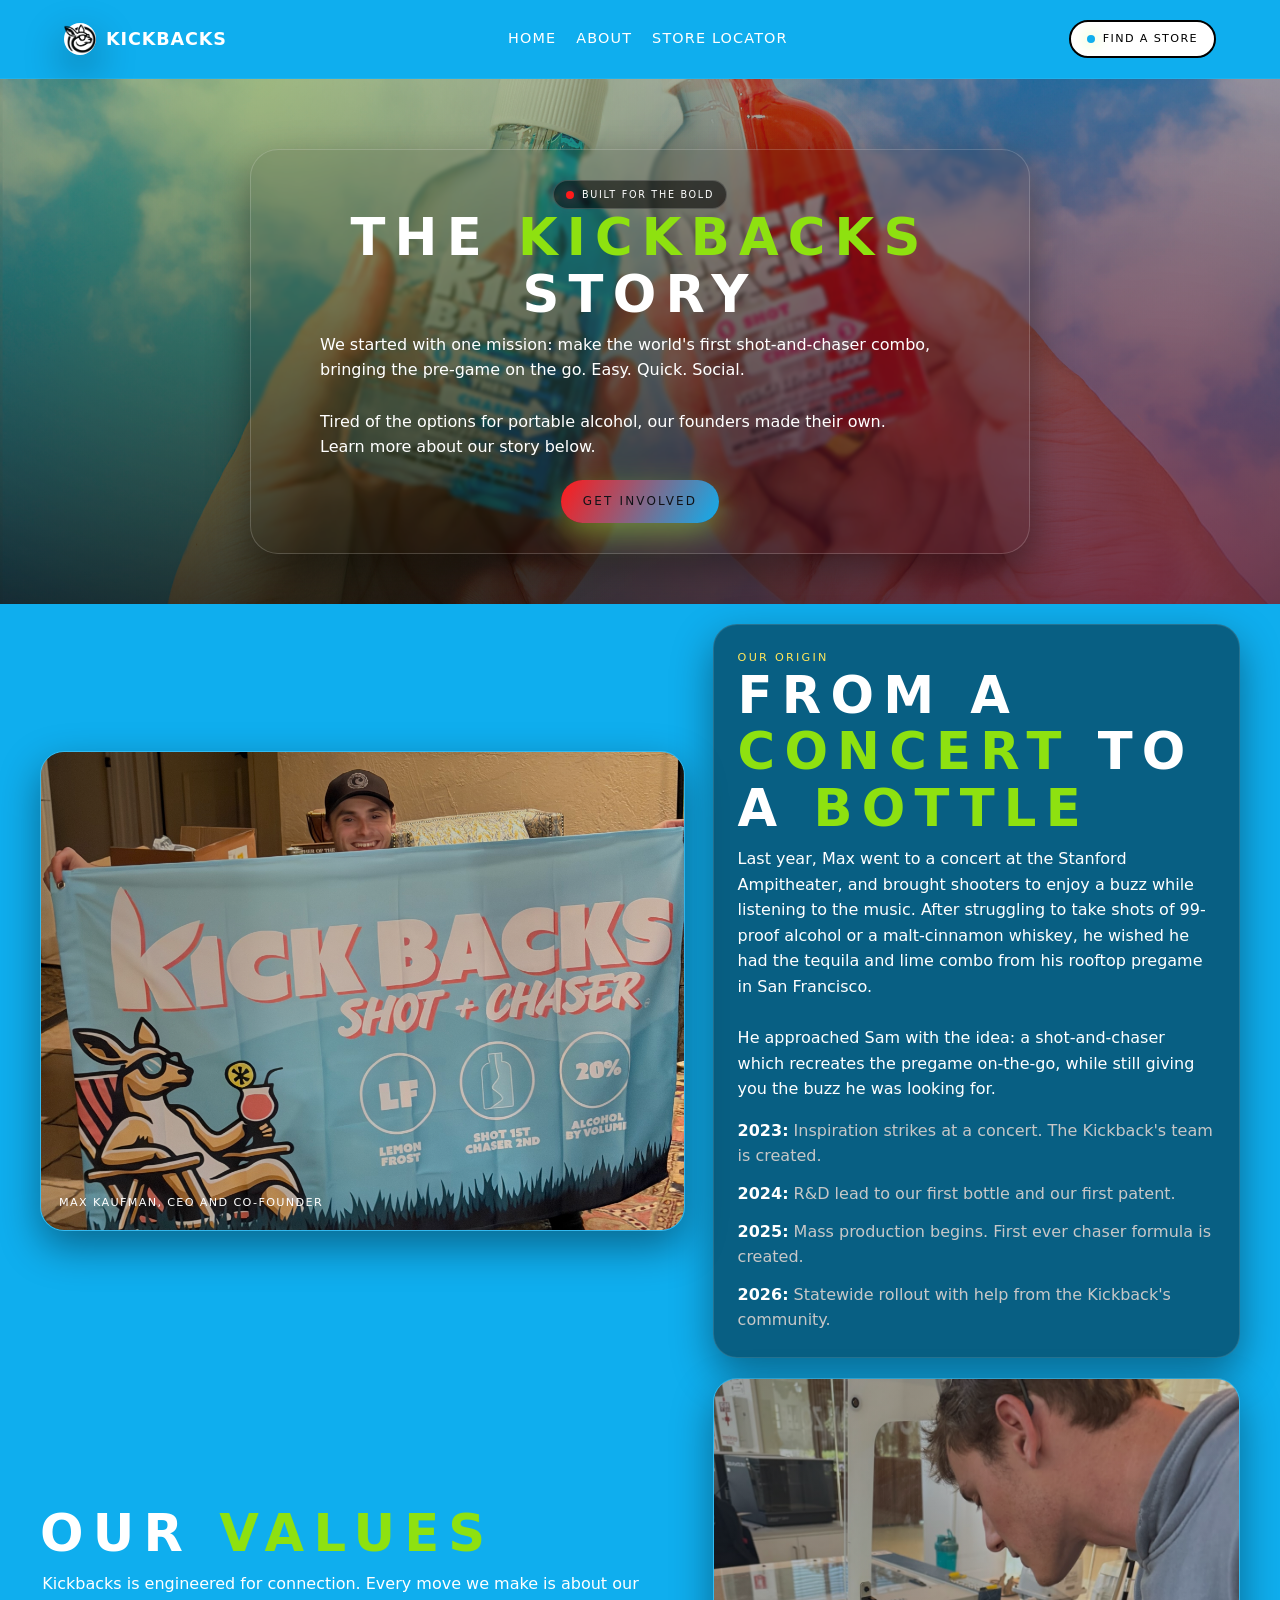
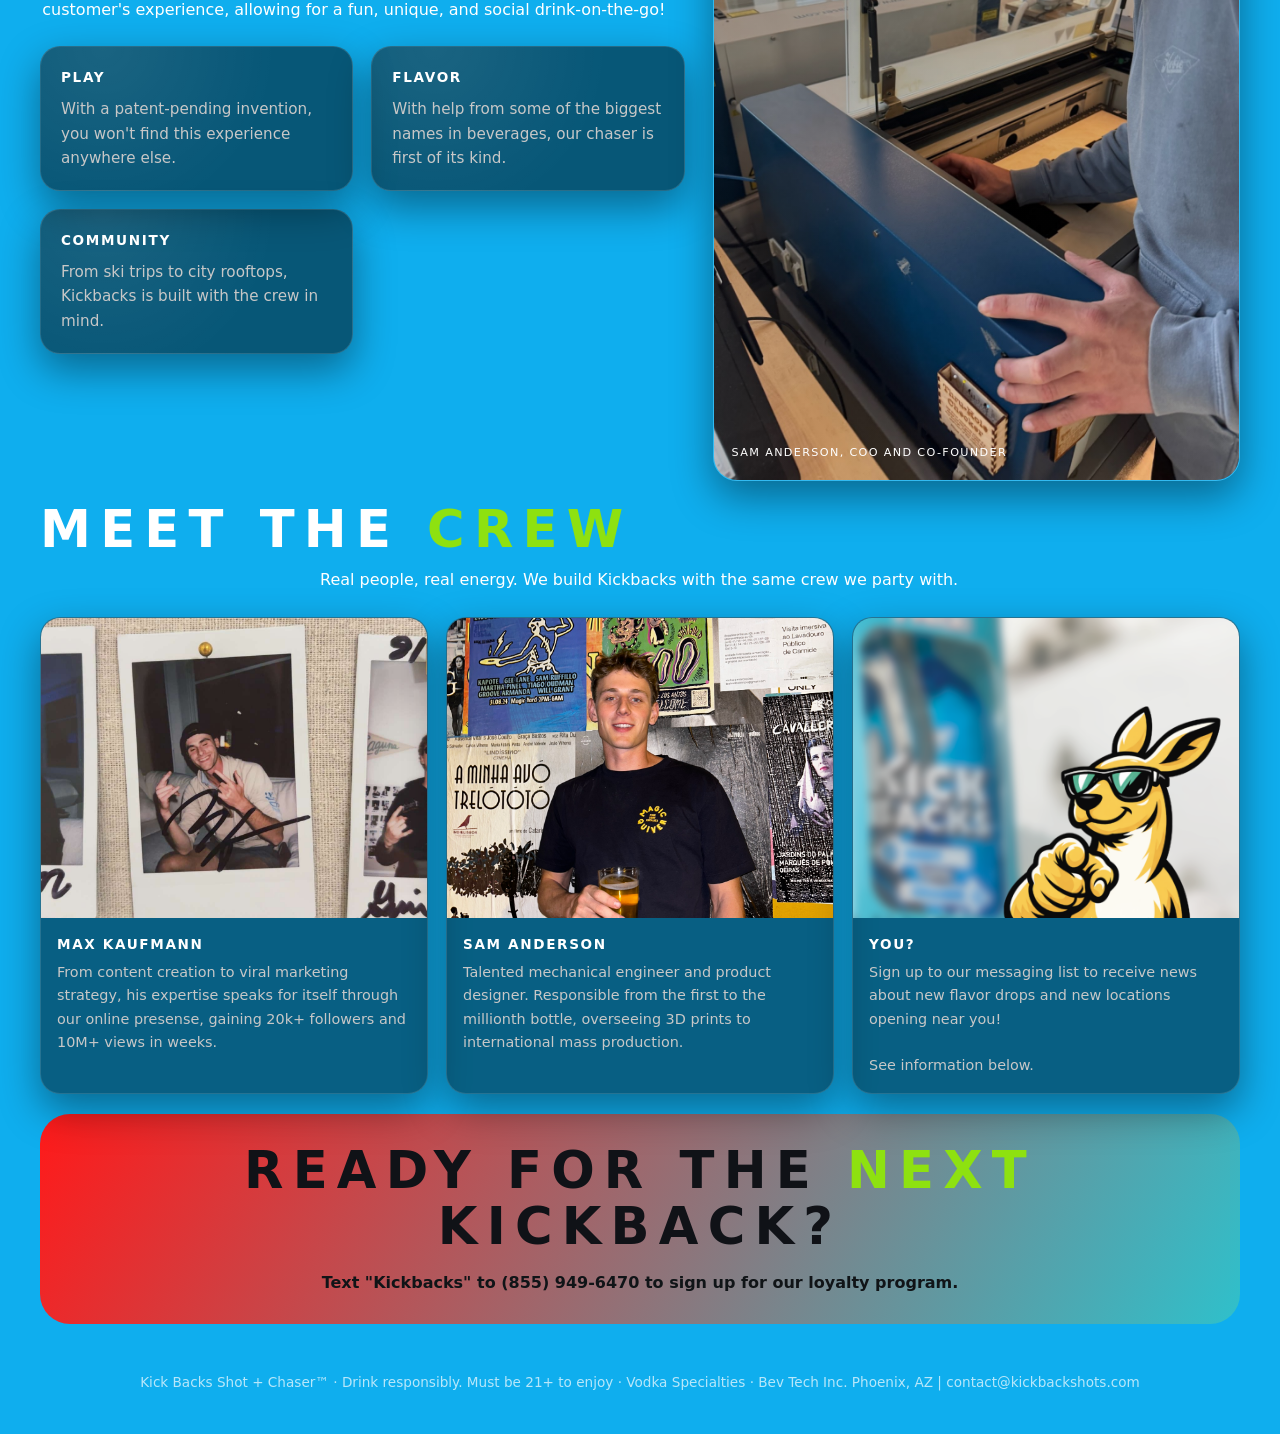
<file: aboutUs.html>
<!DOCTYPE html>
<html lang="en">
<head>
  <meta charset="UTF-8" />
  <meta name="viewport" content="width=device-width, initial-scale=1.0" />
  <title>About Us | Kickbacks Shot + Chaser</title>
  <link rel="icon" href="outputLogo.png" />
  <style>
    :root {
      --bg-dark: #050607;
      --bg-darker: #020203;
      --accent-green: #8ee110;
      --accent-red: #ff1a1a;
      --accent-yellow: #ffe65b;
      --accent-pink: #ff4b8b;
      --accent-blue: rgba(15,174,238);
      --text-light: #ffffff;
      --text-muted: #c7c7c7;
      --radius-pill: 999px;
      --radius-card: 24px;
      --shadow-soft: 0 16px 40px rgba(0, 0, 0, 0.4);
      --max-width: 1200px;
      --Bright-pink: #f94e93;
      --Undertone-pink: #FA7AAE;
      --Darker-blue: #2FC0CB;
      --Undertone-blue: #70CCD6;
    }

    * {
      box-sizing: border-box;
      margin: 0;
      padding: 0;
    }

    body {
      font-family: "AZO SANS UBER REG", system-ui, -apple-system, BlinkMacSystemFont,
        "SF Pro Text", "Segoe UI", sans-serif;
      background: var(--accent-blue);
      color: var(--text-light);
      line-height: 1.6;
    }

    a {
      color: inherit;
      text-decoration: none;
    }

    img {
      max-width: 100%;
      display: block;
    }

    header {
      position: sticky;
      top: 0;
      z-index: 50;
      background: var(--accent-blue);
      backdrop-filter: blur(18px);
      border-bottom: 1px solid rgba(255, 255, 255, 0.06);
    }

    .nav-inner {
      max-width: var(--max-width);
      margin: 0 auto;
      padding: 20px 24px;
      display: flex;
      align-items: center;
      justify-content: space-between;
      gap: 16px;
    }

    .brand {
      display: flex;
      align-items: center;
      gap: 10px;
      font-weight: 800;
      letter-spacing: 0.05em;
      text-transform: uppercase;
      font-size: 1.1rem;
    }

    .brand-mark {
      width: 32px;
      height: 32px;
      border-radius: 50%;
      overflow: visible;
      background: #ffffff;
      box-shadow: var(--shadow-soft);
      object-fit: cover;
      display: block;
      flex-shrink: 0;
    }

    nav ul {
      display: flex;
      gap: 20px;
      list-style: none;
      font-size: 0.9rem;
      text-transform: uppercase;
      letter-spacing: 0.08em;
    }

    nav li {
      position: relative;
      cursor: pointer;
    }

    nav li::after {
      content: "";
      position: absolute;
      left: 0;
      bottom: -4px;
      width: 0;
      height: 2px;
      border-radius: 999px;
      background: linear-gradient(90deg, var(--accent-green), var(--accent-pink));
      transition: width 0.2s ease-out;
    }

    nav li:hover::after {
      width: 100%;
    }

    .nav-cta {
      padding: 8px 16px;
      border-radius: var(--radius-pill);
      border: 2px solid #000000;
      background: #ffffff;
      color: #000000;
      font-size: 0.7rem;
      text-transform: uppercase;
      letter-spacing: 0.12em;
      cursor: pointer;
      display: inline-flex;
      align-items: center;
      gap: 8px;
    }

    .nav-cta-dot {
      width: 8px;
      height: 8px;
      border-radius: 50%;
      background: var(--accent-blue);
      box-shadow: 0 0 16px rgba(179, 255, 63, 0.8);
    }

    main {
      max-width: 100%;
      overflow-x: hidden;
    }

    .section {
      padding-top: 20px;
      padding-left: 16px;
      padding-right: 16px;

    }

    .section-inner {
      max-width: var(--max-width);
      margin: 0 auto;
    }

    .headline {
      font-size: clamp(2.1rem, 5vw, 3.2rem);
      text-transform: uppercase;
      letter-spacing: 0.18em;
      line-height: 1.1;
    }

    .headline span.highlight {
      color: var(--accent-green);
    }

    .subhead {
      margin-top: 10px;
      max-width: 640px;
      font-size: 1rem;
      text-align: left;
      margin-left: auto;
      margin-right: auto;
    }

    .btn {
      display: inline-flex;
      align-items: center;
      justify-content: center;
      gap: 8px;
      border-radius: var(--radius-pill);
      padding: 12px 22px;
      text-transform: uppercase;
      letter-spacing: 0.18em;
      font-size: 0.75rem;
      border: none;
      cursor: pointer;
      backdrop-filter: blur(18px);
      transition: transform 0.12s ease-out, box-shadow 0.12s ease-out,
        background 0.12s ease-out;
      white-space: nowrap;
    }

    .btn-primary {
      background: linear-gradient(120deg, #ff1a1a, var(--accent-blue));
      color: #101217;
      box-shadow: 0 10px 30px rgba(179, 255, 63, 0.4);
    }

    .btn-primary:hover {
      transform: translateY(-2px);
      box-shadow: 0 18px 40px rgba(179, 255, 63, 0.65);
    }

    .btn-outline {
      border: 1px solid rgba(255, 255, 255, 0.25);
      background: rgba(0, 0, 0, 0.4);
      color: var(--text-light);
    }

    .btn-outline:hover {
      transform: translateY(-2px);
      background: rgba(255, 255, 255, 0.05);
    }

    .hero {
      position: relative;
      padding: 70px 16px 50px;
      text-align: center;
      color: #ffffff;
      overflow: hidden;
    }

    .hero::before {
      content: "";
      position: absolute;
      inset: 0;
      background-image: url("KICKBACK-3.png");
      background-size: cover;
      background-position: center;
      filter: saturate(1.2);
      z-index: -2;
    }

    .hero::after {
      content: "";
      position: absolute;
      inset: 0;
      background: radial-gradient(circle at 20% 0%, rgba(179, 255, 63, 0.3), transparent 55%),
        radial-gradient(circle at 90% 100%, rgba(255, 75, 139, 0.35), transparent 55%),
        linear-gradient(180deg, rgba(2, 2, 3, 0.35), rgba(2, 2, 3, 0.8));
      z-index: -1;
    }

    .hero-card {
      margin: 0 auto;
      max-width: 780px;
      padding: 30px 28px;
      border-radius: 28px;
      border: 1px solid rgba(255, 255, 255, 0.18);
      background: rgba(0, 0, 0, 0.10);
      box-shadow: var(--shadow-soft);
      backdrop-filter: blur(2px);
    }

    .hero-tag {
      display: inline-flex;
      align-items: center;
      gap: 8px;
      padding: 6px 12px;
      border-radius: var(--radius-pill);
      background: rgba(0, 0, 0, 0.55);
      border: 1px solid rgba(255, 255, 255, 0.18);
      font-size: 0.6rem;
      text-transform: uppercase;
      letter-spacing: 0.18em;
    }

    .hero-tag-dot {
      width: 8px;
      height: 8px;
      border-radius: 999px;
      background: #ff1a1a;
      box-shadow: 0 0 16px rgba(255, 75, 139, 0.8);
    }

    .hero-actions {
      margin-top: 20px;
      display: flex;
      gap: 12px;
      justify-content: center;
      flex-wrap: wrap;
    }

    .split-grid {
      display: grid;
      grid-template-columns: minmax(0, 1.1fr) minmax(0, 0.9fr);
      gap: 28px;
      align-items: center;
    }

    .story-card {
      border-radius: var(--radius-card);
      background: rgba(0, 0, 0, 0.45);
      border: 1px solid rgba(255, 255, 255, 0.12);
      padding: 24px;
      box-shadow: var(--shadow-soft);
    }

    .story-kicker {
      text-transform: uppercase;
      letter-spacing: 0.2em;
      font-size: 0.7rem;
      color: var(--accent-yellow);
    }

    .story-list {
      margin-top: 16px;
      display: grid;
      gap: 12px;
      color: var(--text-muted);
    }

    .story-list span {
      color: var(--text-light);
      font-weight: 600;
    }

    .image-tile {
      position: relative;
      border-radius: 24px;
      overflow: hidden;
      min-height: 260px;
      box-shadow: var(--shadow-soft);
      border: 1px solid rgba(255, 255, 255, 0.15);
    }

    .image-tile img {
      width: 100%;
      height: 150%;
      object-fit: cover;
    }

    .tile-overlay {
      position: absolute;
      inset: 0;
      background: linear-gradient(140deg, rgba(2, 2, 3, 0.357), rgba(2, 2, 3, 0));
    }

    .tile-caption {
      position: absolute;
      left: 18px;
      bottom: 18px;
      text-transform: uppercase;
      letter-spacing: 0.12em;
      font-size: 0.7rem;
    }

    .value-grid {
      display: grid;
      grid-template-columns: repeat(auto-fit, minmax(220px, 1fr));
      gap: 18px;
      margin-top: 24px;
    }

    .value-card {
      padding: 20px;
      border-radius: 20px;
      background: radial-gradient(circle at 20% 0%, rgba(255, 255, 255, 0.08), transparent 60%),
        rgba(0, 0, 0, 0.5);
      border: 1px solid rgba(255, 255, 255, 0.12);
      box-shadow: var(--shadow-soft);
    }

    .value-card h4 {
      text-transform: uppercase;
      letter-spacing: 0.12em;
      margin-bottom: 8px;
      font-size: 0.85rem;
    }

    .value-card p {
      color: var(--text-muted);
      font-size: 0.95rem;
    }

    .process-band {
      margin-top: 24px;
      display: grid;
      grid-template-columns: repeat(auto-fit, minmax(220px, 1fr));
      gap: 16px;
    }

    .process-step {
      border-radius: 18px;
      padding: 18px;
      background: rgba(0, 0, 0, 0.5);
      border: 1px solid rgba(255, 255, 255, 0.12);
    }

    .process-step strong {
      display: block;
      text-transform: uppercase;
      letter-spacing: 0.18em;
      font-size: 0.7rem;
      color: var(--accent-green);
      margin-bottom: 6px;
    }

    .team-grid {
      display: grid;
      grid-template-columns: repeat(auto-fit, minmax(220px, 1fr));
      gap: 18px;
      margin-top: 24px;
    }

    .team-card {
      border-radius: 20px;
      overflow: hidden;
      background: rgba(0, 0, 0, 0.45);
      border: 1px solid rgba(255, 255, 255, 0.12);
      box-shadow: var(--shadow-soft);
    }

    #get-involved {
      scroll-margin-top: 180px;
    }

    @media (min-width: 1200px) {
      #get-involved {
        scroll-margin-top: 200px;
      }
    }

    .team-card img {
      width: 100%;
      height: 300px;
      object-fit: cover;
    }

    .team-card .team-body {
      padding: 16px;
    }

    .team-card h4 {
      text-transform: uppercase;
      letter-spacing: 0.12em;
      font-size: 0.85rem;
      margin-bottom: 6px;
    }

    .team-card p {
      color: var(--text-muted);
      font-size: 0.9rem;
    }

    .cta-band {
      border-radius: 30px;
      padding: 28px;
      background: linear-gradient(120deg, #ff1a1a, var(--Darker-blue));;
      color: #101217;
      display: grid;
      gap: 16px;
      text-align: center;
      box-shadow: none;
    }

    .cta-band p {
      color: #101417;
      font-weight: 600;
    }

    .cta-section .section-inner {
      padding-bottom: 20px;
    }

    footer {
      padding: 28px 16px 40px;
      text-align: center;
      color: rgba(255, 255, 255, 0.7);
      font-size: 0.85rem;
    }

    @media (max-width: 900px) {
      .nav-inner {
        flex-wrap: wrap;
      }

      nav ul {
        flex-wrap: wrap;
        justify-content: center;
      }

      .split-grid {
        grid-template-columns: 1fr;
      }

      .hero {
        padding-top: 40px;
      }
    }

    @media (max-width: 600px) {
      .nav-inner {
        justify-content: center;
      }

      .nav-cta {
        width: 100%;
        justify-content: center;
      }

      .hero-card {
        padding: 24px 20px;
      }

      .headline {
        letter-spacing: 0.12em;
      }
    }
  </style>
</head>
<body>
  <header>
    <div class="nav-inner">
      <div class="brand">
        <img class="brand-mark" src="outputLogo.png" alt="Kickbacks logo" />
        Kickbacks
      </div>
      <nav>
        <ul>
          <li><a href="index.html">Home</a></li>
          <li><a href="aboutUs.html">About</a></li>
          <li><a href="storeLocator.html">Store Locator</a></li>
        </ul>
      </nav>
      <a class="nav-cta" href="storeLocator.html">
        <span class="nav-cta-dot"></span>
        Find a Store
      </a>
    </div>
  </header>

  <main>
    <section class="hero">
      <div class="hero-card">
        <div class="hero-tag">
          <span class="hero-tag-dot"></span>
          Built for the bold
        </div>
        <h1 class="headline">The <span class="highlight">Kickbacks</span> Story</h1>
        <p class="subhead">
          We started with one mission: make the world's first shot-and-chaser combo, bringing the pre-game on the go.
          Easy. Quick. Social. <br></br>Tired of the options for portable alcohol, our founders made their own.<br> 
          Learn more about our story below.
        </p>
        <div class="hero-actions">
          <a class="btn btn-primary" href="#get-involved">Get Involved</a>
        </div>
      </div>
    </section>

    <section class="section">
      <div class="section-inner split-grid">
        <div class="image-tile flag-tile">
          <img src="kickbackFlag.png" alt="Kickbacks flag" />
          <div class="tile-overlay"></div>
          <div class="tile-caption">Max Kaufman, CEO and Co-Founder</div>
        </div>
        <div class="story-card">
          <div class="story-kicker">Our origin</div>
          <h2 class="headline">From a <span class="highlight">concert</span> to a <span class="highlight">bottle</span></h2>
          <p class="subhead">
            Last year, Max went to a concert at the Stanford Ampitheater, and brought shooters to enjoy a buzz while listening to the music.
            After struggling to take shots of 99-proof alcohol or a malt-cinnamon whiskey, he wished he had the tequila and lime combo from his rooftop pregame in San Francisco.<br></br>
            He approached Sam with the idea: a shot-and-chaser which recreates the pregame on-the-go, while still giving you the buzz he was looking for.
          </p>
          <div class="story-list">
            <div><span>2023:</span> Inspiration strikes at a concert. The Kickback's team is created.</div>
            <div><span>2024:</span> R&D lead to our first bottle and our first patent.</div>
            <div><span>2025:</span> Mass production begins. First ever chaser formula is created. </div>
            <div><span>2026:</span> Statewide rollout with help from the Kickback's community.</div>
          </div>
        </div>
        
      </div>
    </section>

    <section class="section">
      <div class="section-inner split-grid">
        <div>
          <h2 class="headline">Our <span class="highlight">values</span></h2>
          <p class="subhead">
            Kickbacks is engineered for connection. Every move we make is about our customer's experience, allowing for a fun, unique, and social drink-on-the-go!
          </p>
          <div class="value-grid">
            <div class="value-card">
              <h4>Play</h4>
              <p>With a patent-pending invention, you won't find this experience anywhere else.</p>
            </div>
            <div class="value-card">
              <h4>Flavor</h4>
              <p>With help from some of the biggest names in beverages, our chaser is first of its kind.</p>
            </div>
            <div class="value-card">
              <h4>Community</h4>
              <p>From ski trips to city rooftops, Kickbacks is built with the crew in mind.</p>
            </div>
          </div>
        </div>
        <div class="image-tile">
          <img src="samWork.png" alt="Sam Working" />
          <div class="tile-overlay"></div>
          <div class="tile-caption">Sam Anderson, COO and Co-Founder</div>
        </div>
      </div>
    </section>

    <section class="section">
      <div class="section-inner">
        <h2 class="headline">Meet the <span class="highlight">crew</span></h2>
        <p class="subhead">Real people, real energy. We build Kickbacks with the same crew we party with.</p>
        <div class="team-grid">
          <div class="team-card">
            <img src="maxPolaroid.JPG" alt="Community event" />
            <div class="team-body">
              <h4>Max Kaufmann</h4>
              <p>From content creation to viral marketing strategy, his expertise speaks for itself through our online presense, gaining 20k+ followers and 10M+ views in weeks. </p>
            </div>
          </div>
          <div class="team-card">
            <img src="lisbonSam.png" alt="Brand team" />
            <div class="team-body">
              <h4>Sam Anderson</h4>
              <p>Talented mechanical engineer and product designer. Responsible from the first to the millionth bottle, overseeing 3D prints to international mass production.</p>
            </div>
          </div>
          <div class="team-card" id="get-involved">
            <img src="kickbacksWantsYou.png" alt="Production team" />
            <div class="team-body">
              <h4>You?</h4>
              <p>Sign up to our messaging list to receive news about new flavor drops and new locations opening near you!<br></br>See information below.</p>
            </div>
          </div>
        </div>
      </div>
    </section>

    <section class="section cta-section">
      <div class="section-inner">
        <div class="cta-band">
          <h2 class="headline">Ready for the <span class="highlight">next</span> kickback?</h2>
          <p>Text "Kickbacks" to (855) 949-6470 to sign up for our loyalty program.</p>

        </div>
      </div>
    </section>
  </main>

  <footer>
    Kick Backs Shot + Chaser™ · Drink responsibly. Must be 21+ to enjoy · Vodka Specialties · Bev Tech Inc. Phoenix, AZ | contact@kickbackshots.com</span>
  </footer>
</body>
</html>
</file>
